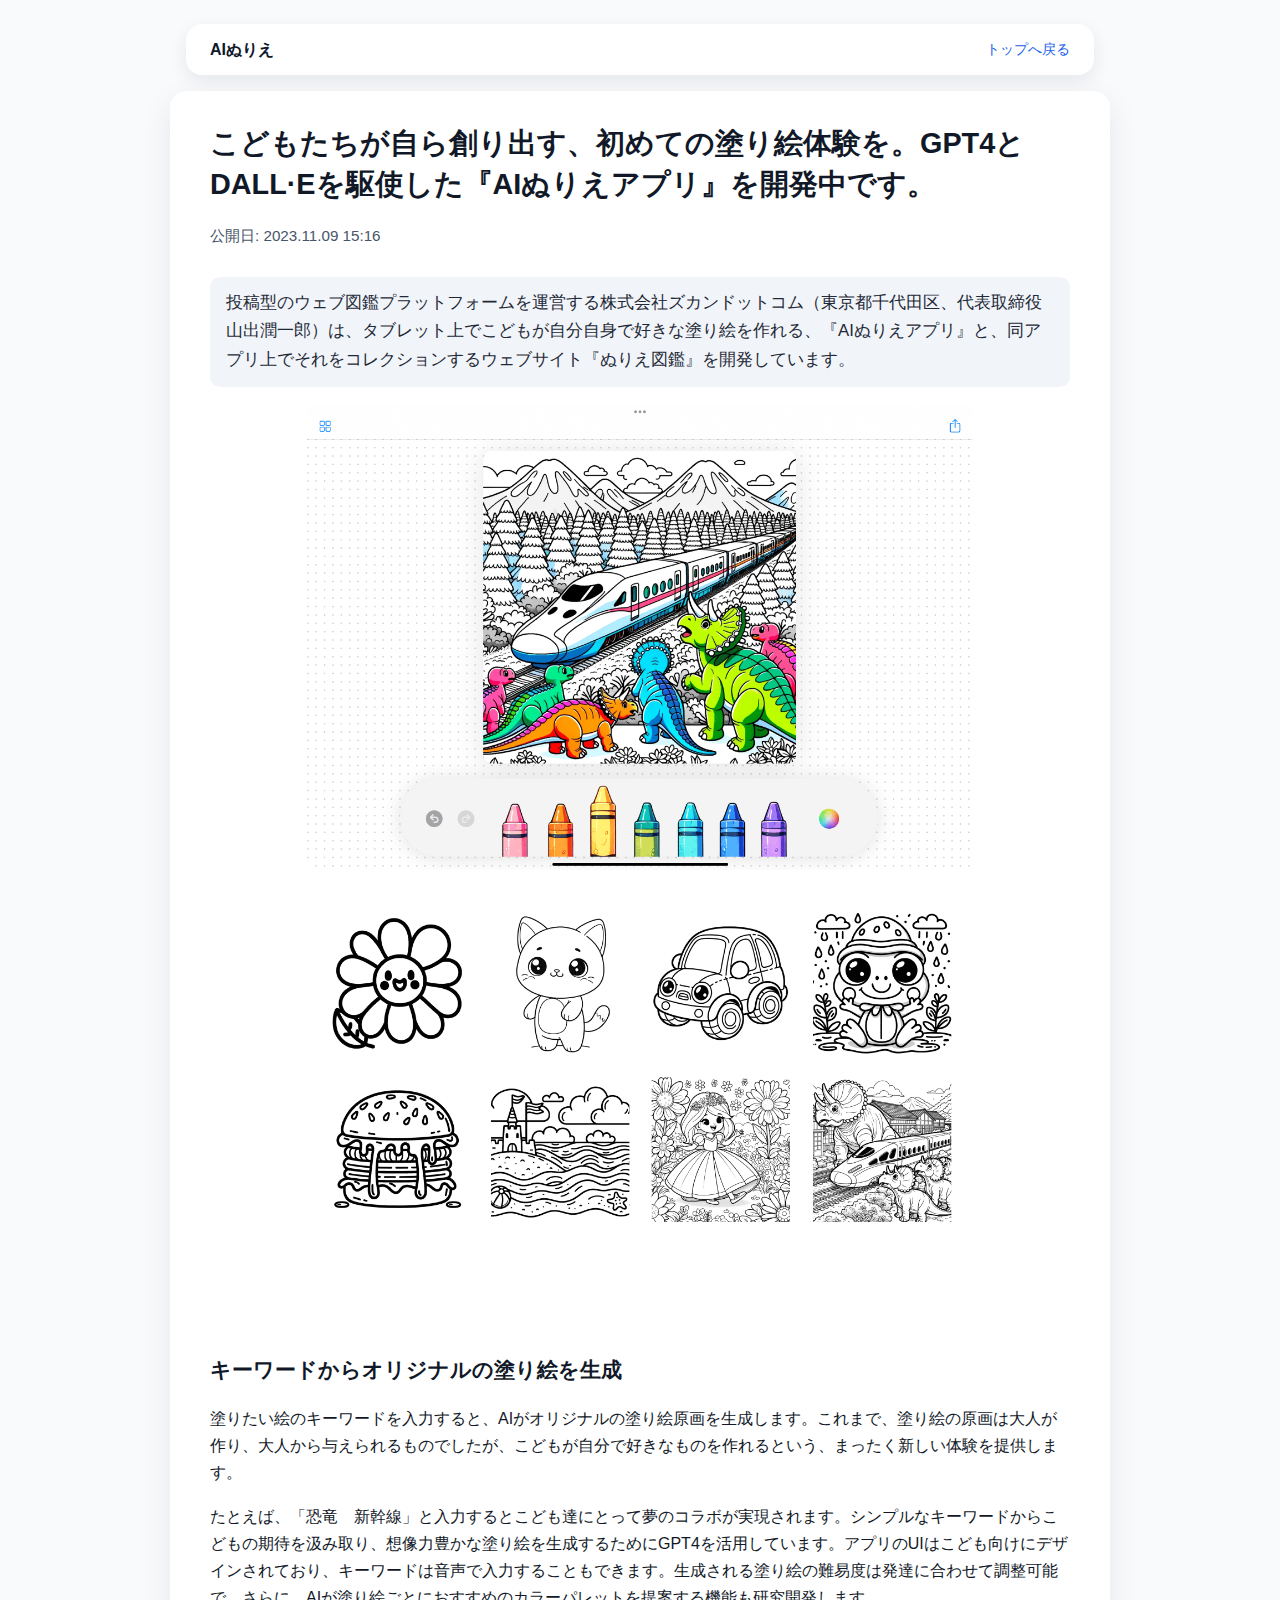
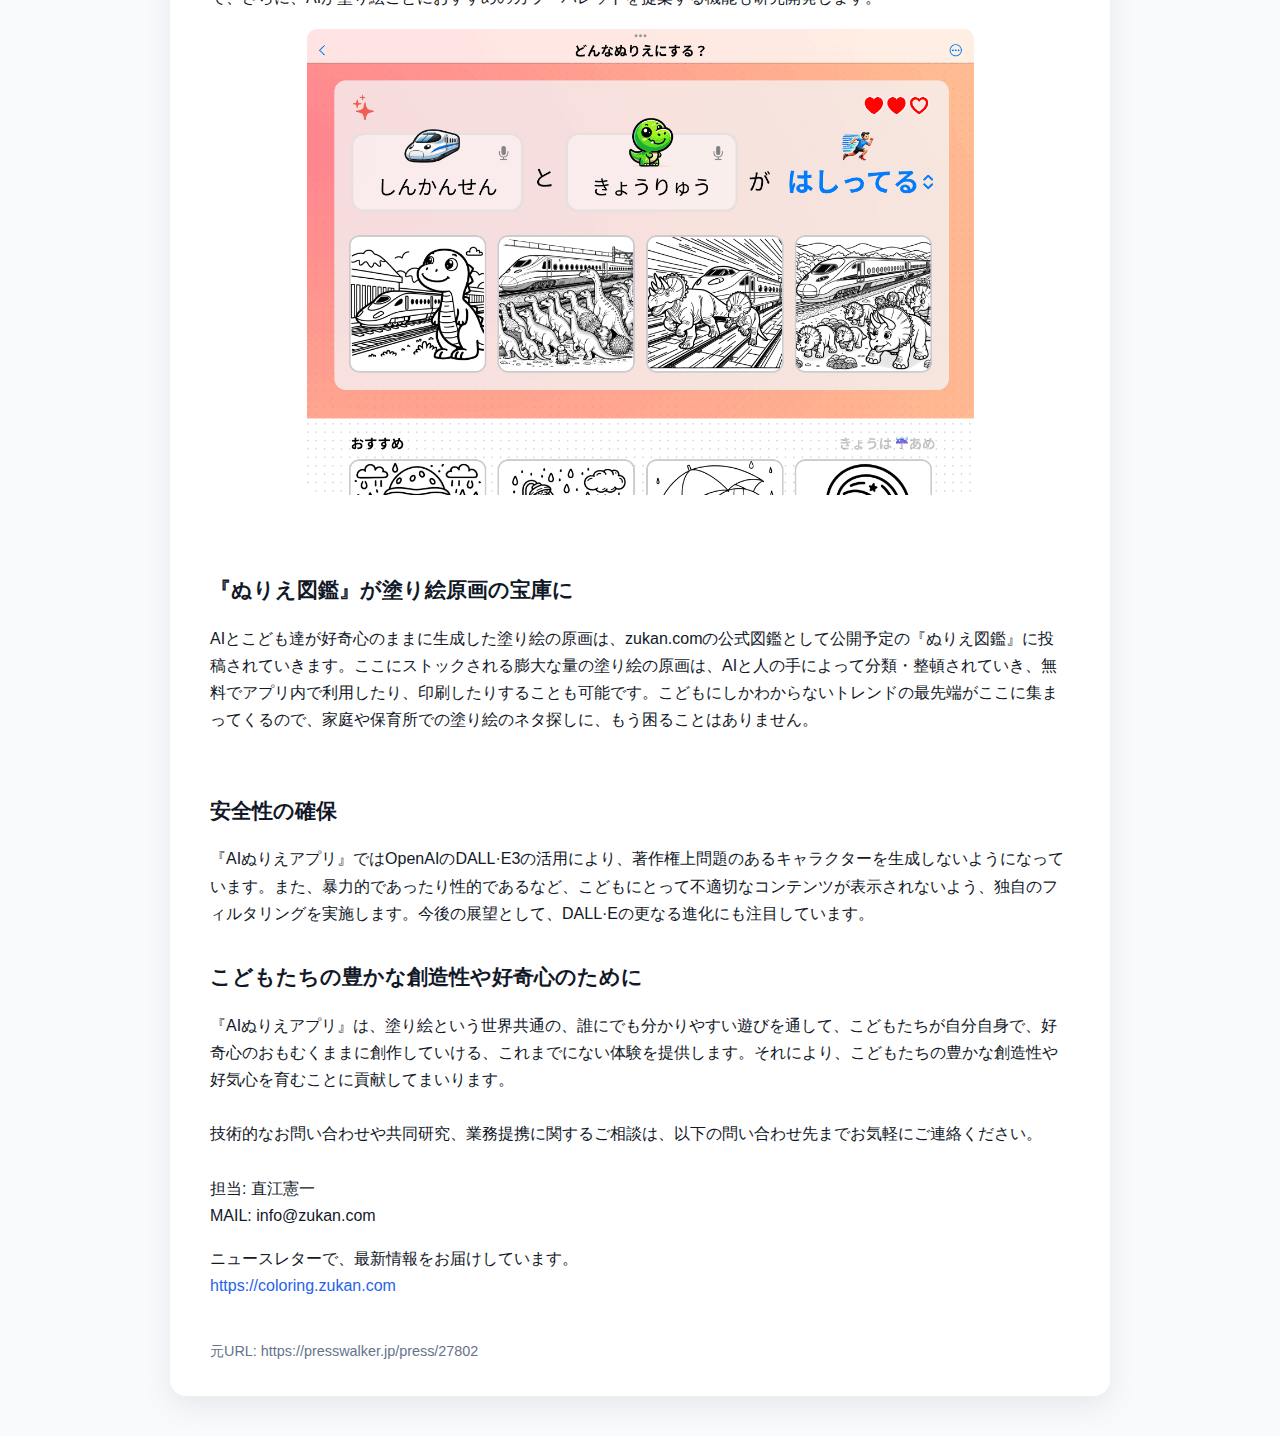
<file: press/presswalker/27802/index.html>
<!doctype html>
<html lang="ja">
<head>
  <meta charset="utf-8" />
  <meta name="viewport" content="width=device-width, initial-scale=1" />
  <title>こどもたちが自ら創り出す、初めての塗り絵体験を。GPT4とDALL·Eを駆使した『AIぬりえアプリ』を開発中です。</title>
  <link rel="stylesheet" href="../../article.css" />
</head>
<body>
  <header class="site-header">
    <a class="site-logo" href="../../../index.html">AIぬりえ</a>
    <nav class="site-nav">
      <a href="../../../index.html">トップへ戻る</a>
    </nav>
  </header>
  <main>
    <h1>こどもたちが自ら創り出す、初めての塗り絵体験を。GPT4とDALL·Eを駆使した『AIぬりえアプリ』を開発中です。</h1>
    <ul class="meta">
      <li>公開日: 2023.11.09 15:16</li>
    </ul>
    <div class="article-body">
<p class="lead">投稿型のウェブ図鑑プラットフォームを運営する株式会社ズカンドットコム（東京都千代田区、代表取締役 山出潤一郎）は、タブレット上でこどもが自分自身で好きな塗り絵を作れる、『AIぬりえアプリ』と、同アプリ上でそれをコレクションするウェブサイト『ぬりえ図鑑』を開発しています。</p>
<p><img title="【AIぬりえ】開発中のイメージ画像" src="assets/cb07168fab987c7d1699500208.png" alt="" width="666" height="465" /></p>
<p><img title="【AIぬりえ】年齢に応じた難易度の塗り絵原画を生成できます。" src="assets/e9617b50947483401699500311.png" alt="" width="665" height="360" /><br /><br /></p>
<h2>キーワードからオリジナルの塗り絵を生成</h2>
<p>塗りたい絵のキーワードを入力すると、AIがオリジナルの塗り絵原画を生成します。これまで、塗り絵の原画は大人が作り、大人から与えられるものでしたが、こどもが自分で好きなものを作れるという、まったく新しい体験を提供します。</p>
<p>たとえば、「恐竜　新幹線」と入力するとこども達にとって夢のコラボが実現されます。シンプルなキーワードからこどもの期待を汲み取り、想像力豊かな塗り絵を生成するためにGPT4を活用しています。アプリのUIはこども向けにデザインされており、キーワードは音声で入力することもできます。生成される塗り絵の難易度は発達に合わせて調整可能で、さらに、AIが塗り絵ごとにおすすめのカラーパレットを提案する機能も研究開発します。</p>
<p><img title="【AIぬりえ】幼児向けのUI" src="assets/7a8429464aca1c561699500394.png" alt="" width="667" height="466" /></p>
<p> </p>
<h2>『ぬりえ図鑑』が塗り絵原画の宝庫に</h2>
<p>AIとこども達が好奇心のままに生成した塗り絵の原画は、zukan.comの公式図鑑として公開予定の『ぬりえ図鑑』に投稿されていきます。ここにストックされる膨大な量の塗り絵の原画は、AIと人の手によって分類・整頓されていき、無料でアプリ内で利用したり、印刷したりすることも可能です。こどもにしかわからないトレンドの最先端がここに集まってくるので、家庭や保育所での塗り絵のネタ探しに、もう困ることはありません。<br /><br /></p>
<h2>安全性の確保</h2>
<p>『AIぬりえアプリ』ではOpenAIのDALL·E3の活用により、著作権上問題のあるキャラクターを生成しないようになっています。また、暴力的であったり性的であるなど、こどもにとって不適切なコンテンツが表示されないよう、独自のフィルタリングを実施します。今後の展望として、DALL·Eの更なる進化にも注目しています。</p>
<h2>こどもたちの豊かな創造性や好奇心のために</h2>
<p>『AIぬりえアプリ』は、塗り絵という世界共通の、誰にでも分かりやすい遊びを通して、こどもたちが自分自身で、好奇心のおもむくままに創作していける、これまでにない体験を提供します。それにより、こどもたちの豊かな創造性や好気心を育むことに貢献してまいります。<br /><br />技術的なお問い合わせや共同研究、業務提携に関するご相談は、以下の問い合わせ先までお気軽にご連絡ください。<br /><br />担当: 直江憲一<br />MAIL: info@zukan.com</p>
<p>ニュースレターで、最新情報をお届けしています。<br /><a href="https://coloring.zukan.com" target="_blank" rel="noreferrer noopener">https://coloring.zukan.com</a></p>
    </div>
    <footer> 元URL: https://presswalker.jp/press/27802</footer>
  </main>
</body>
</html>
</file>
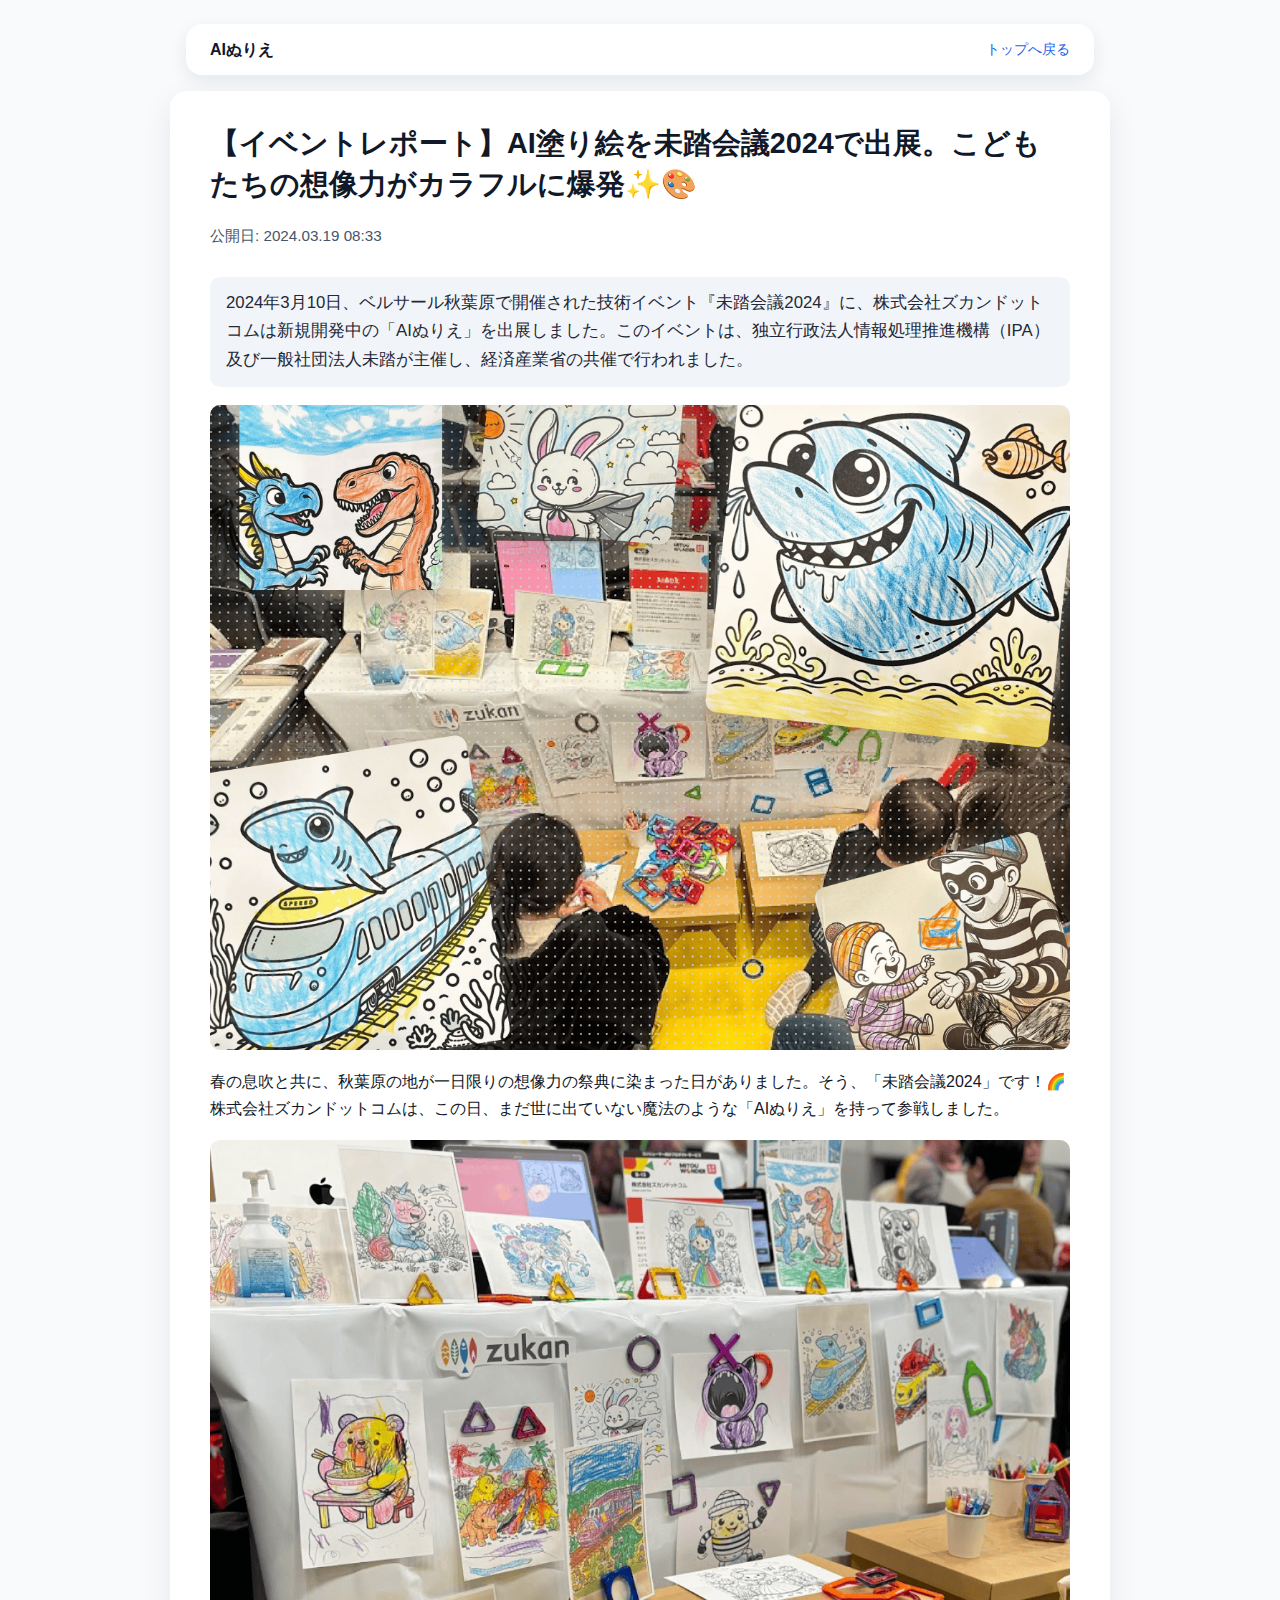
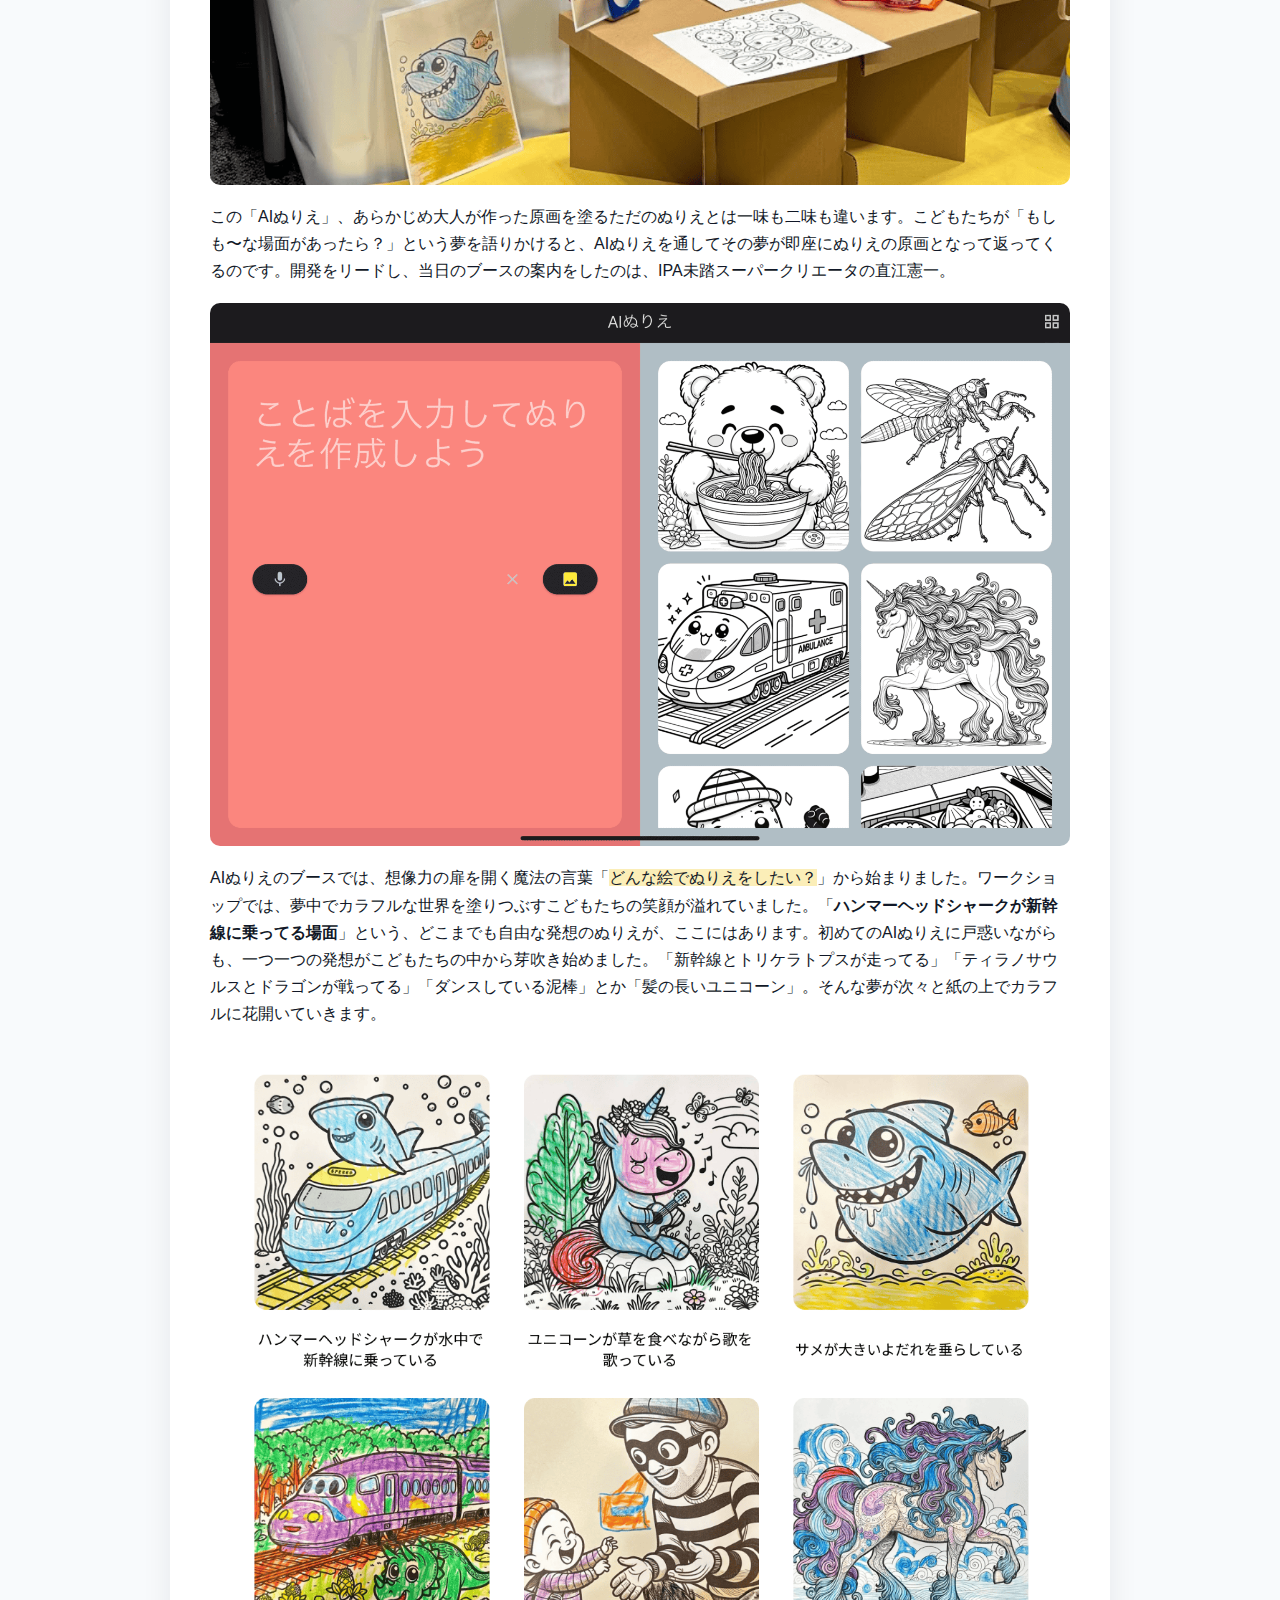
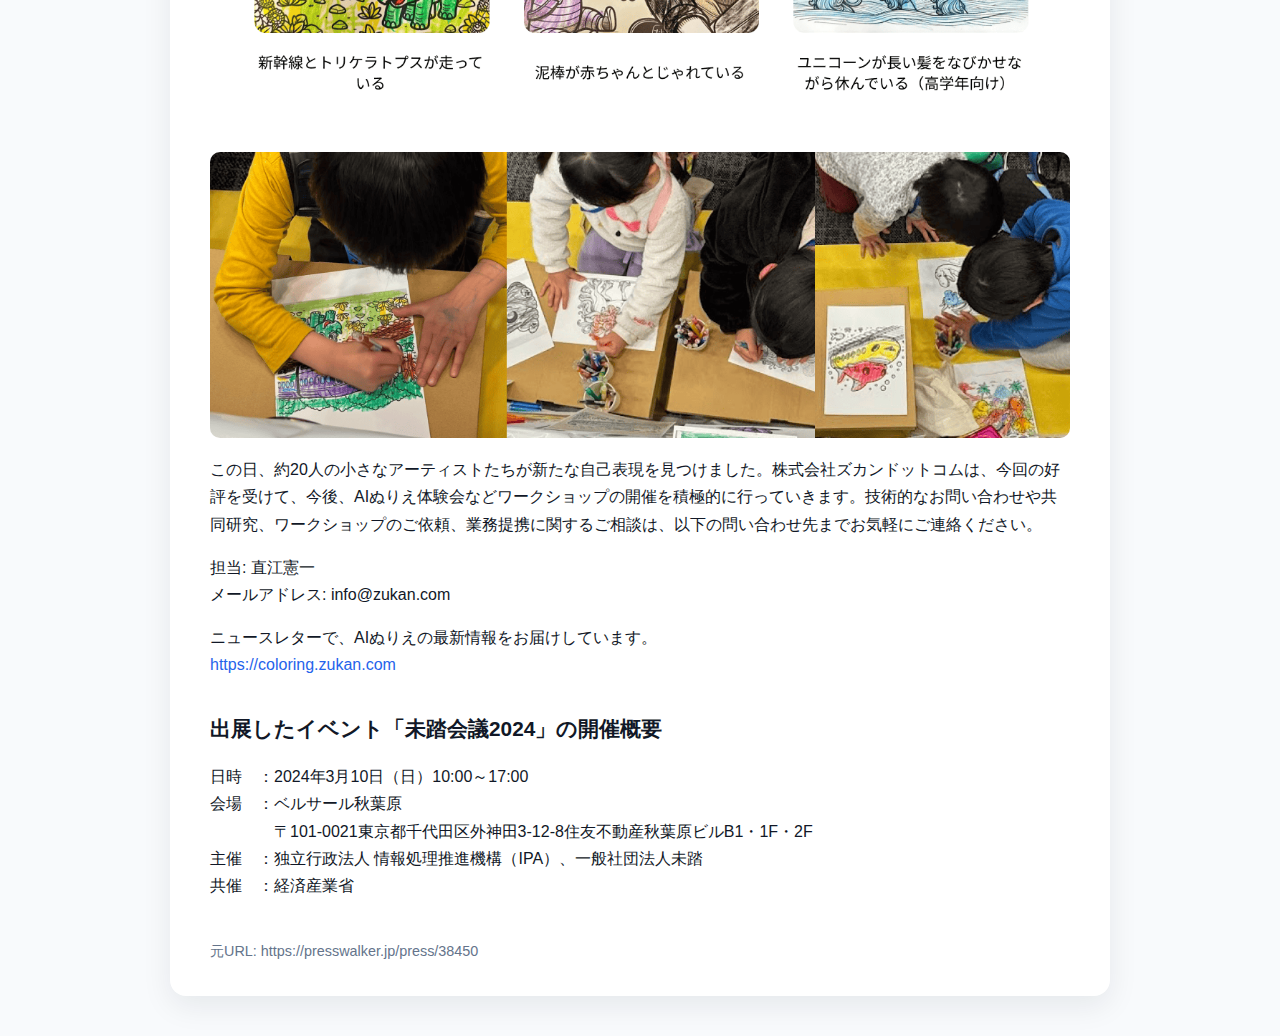
<file: press/presswalker/38450/index.html>
<!doctype html>
<html lang="ja">
<head>
  <meta charset="utf-8" />
  <meta name="viewport" content="width=device-width, initial-scale=1" />
  <title>【イベントレポート】AI塗り絵を未踏会議2024で出展。こどもたちの想像力がカラフルに爆発✨🎨</title>
  <link rel="stylesheet" href="../../article.css" />
</head>
<body>
  <header class="site-header">
    <a class="site-logo" href="../../../index.html">AIぬりえ</a>
    <nav class="site-nav">
      <a href="../../../index.html">トップへ戻る</a>
    </nav>
  </header>
  <main>
    <h1>【イベントレポート】AI塗り絵を未踏会議2024で出展。こどもたちの想像力がカラフルに爆発✨🎨</h1>
    <ul class="meta">
      <li>公開日: 2024.03.19 08:33</li>
    </ul>
    <div class="article-body">
<p class="lead">2024年3月10日、ベルサール秋葉原で開催された技術イベント『未踏会議2024』に、株式会社ズカンドットコムは新規開発中の「AIぬりえ」を出展しました。このイベントは、独立行政法人情報処理推進機構（IPA）及び一般社団法人未踏が主催し、経済産業省の共催で行われました。</p>
<p><img src="assets/d277510de88358d91710400290.png" alt="" width="1200" height="900" /></p>
<p>春の息吹と共に、秋葉原の地が一日限りの想像力の祭典に染まった日がありました。そう、「未踏会議2024」です！🌈 株式会社ズカンドットコムは、この日、まだ世に出ていない魔法のような「AIぬりえ」を持って参戦しました。</p>
<p><img title="ブースがこどもたちの作品で埋め尽くされました" src="assets/3b92b7d23fba810c1710401064.png" alt="" width="1200" height="900" /></p>
<p>この「AIぬりえ」、あらかじめ大人が作った原画を塗るただのぬりえとは一味も二味も違います。こどもたちが「もしも〜な場面があったら？」という夢を語りかけると、AIぬりえを通してその夢が即座にぬりえの原画となって返ってくるのです。開発をリードし、当日のブースの案内をしたのは、IPA未踏スーパークリエータの直江憲一。</p>
<p><img title="開発中のAIぬりえアプリ" src="assets/18d8aa5181a2f23c1710402286.png" alt="" width="1199" height="750" /></p>
<p>AIぬりえのブースでは、想像力の扉を開く魔法の言葉「<span style="background-color:#fbeeb8;">どんな絵でぬりえをしたい？</span>」から始まりました。ワークショップでは、夢中でカラフルな世界を塗りつぶすこどもたちの笑顔が溢れていました。「<strong>ハンマーヘッドシャークが新幹線に乗ってる場面</strong>」という、どこまでも自由な発想のぬりえが、ここにはあります。初めてのAIぬりえに戸惑いながらも、一つ一つの発想がこどもたちの中から芽吹き始めました。「新幹線とトリケラトプスが走ってる」「ティラノサウルスとドラゴンが戦ってる」「ダンスしている泥棒」とか「髪の長いユニコーン」。そんな夢が次々と紙の上でカラフルに花開いていきます。</p>
<p><img title="こどもたちからリクエストをもらってその場で塗ってもらった作品たち" src="assets/797d026fdfb0457c1710403884.png" alt="" width="1200" height="960" /></p>
<p><img title="これが塗りたかった！とばかりに印刷されたぬりえの原画を受け取り集中して塗り始めるこどもたち" src="assets/019826ec4844b71a1710404072.png" alt="" width="1200" height="400" /></p>
<p>この日、約20人の小さなアーティストたちが新たな自己表現を見つけました。株式会社ズカンドットコムは、今回の好評を受けて、今後、AIぬりえ体験会などワークショップの開催を積極的に行っていきます。技術的なお問い合わせや共同研究、ワークショップのご依頼、業務提携に関するご相談は、以下の問い合わせ先までお気軽にご連絡ください。</p>
<p>担当: 直江憲一 <br />メールアドレス: info@zukan.com</p>
<p>ニュースレターで、AIぬりえの最新情報をお届けしています。 <br /><a href="https://coloring.zukan.com/" target="_blank" rel="noreferrer noopener">https://coloring.zukan.com</a></p>
<h2>出展したイベント「未踏会議2024」の開催概要</h2>
<p>日時　：2024年3月10日（日）10:00～17:00<br />会場　：ベルサール秋葉原 <br />　　　　〒101-0021東京都千代田区外神田3-12-8住友不動産秋葉原ビルB1・1F・2F <br />主催　：独立行政法人 情報処理推進機構（IPA）、一般社団法人未踏 <br />共催　：経済産業省</p>
    </div>
    <footer> 元URL: https://presswalker.jp/press/38450</footer>
  </main>
</body>
</html>
</file>
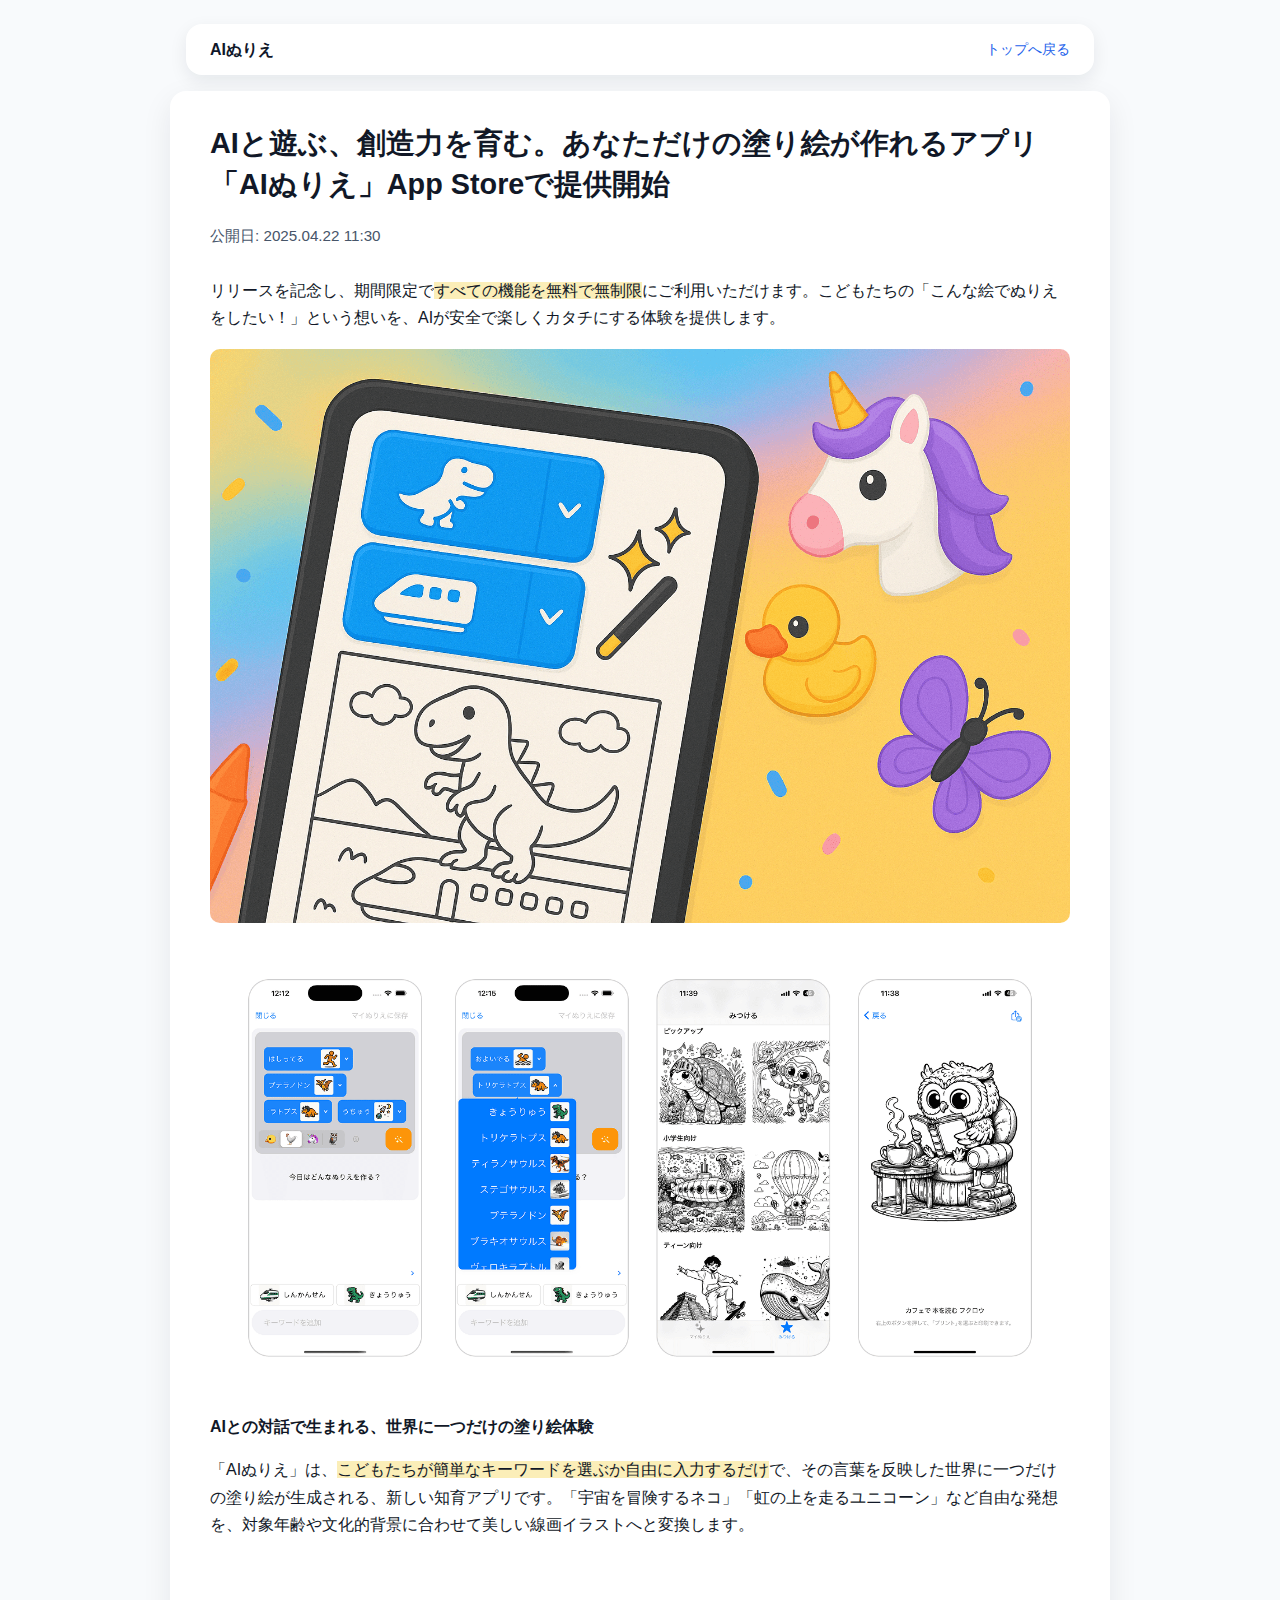
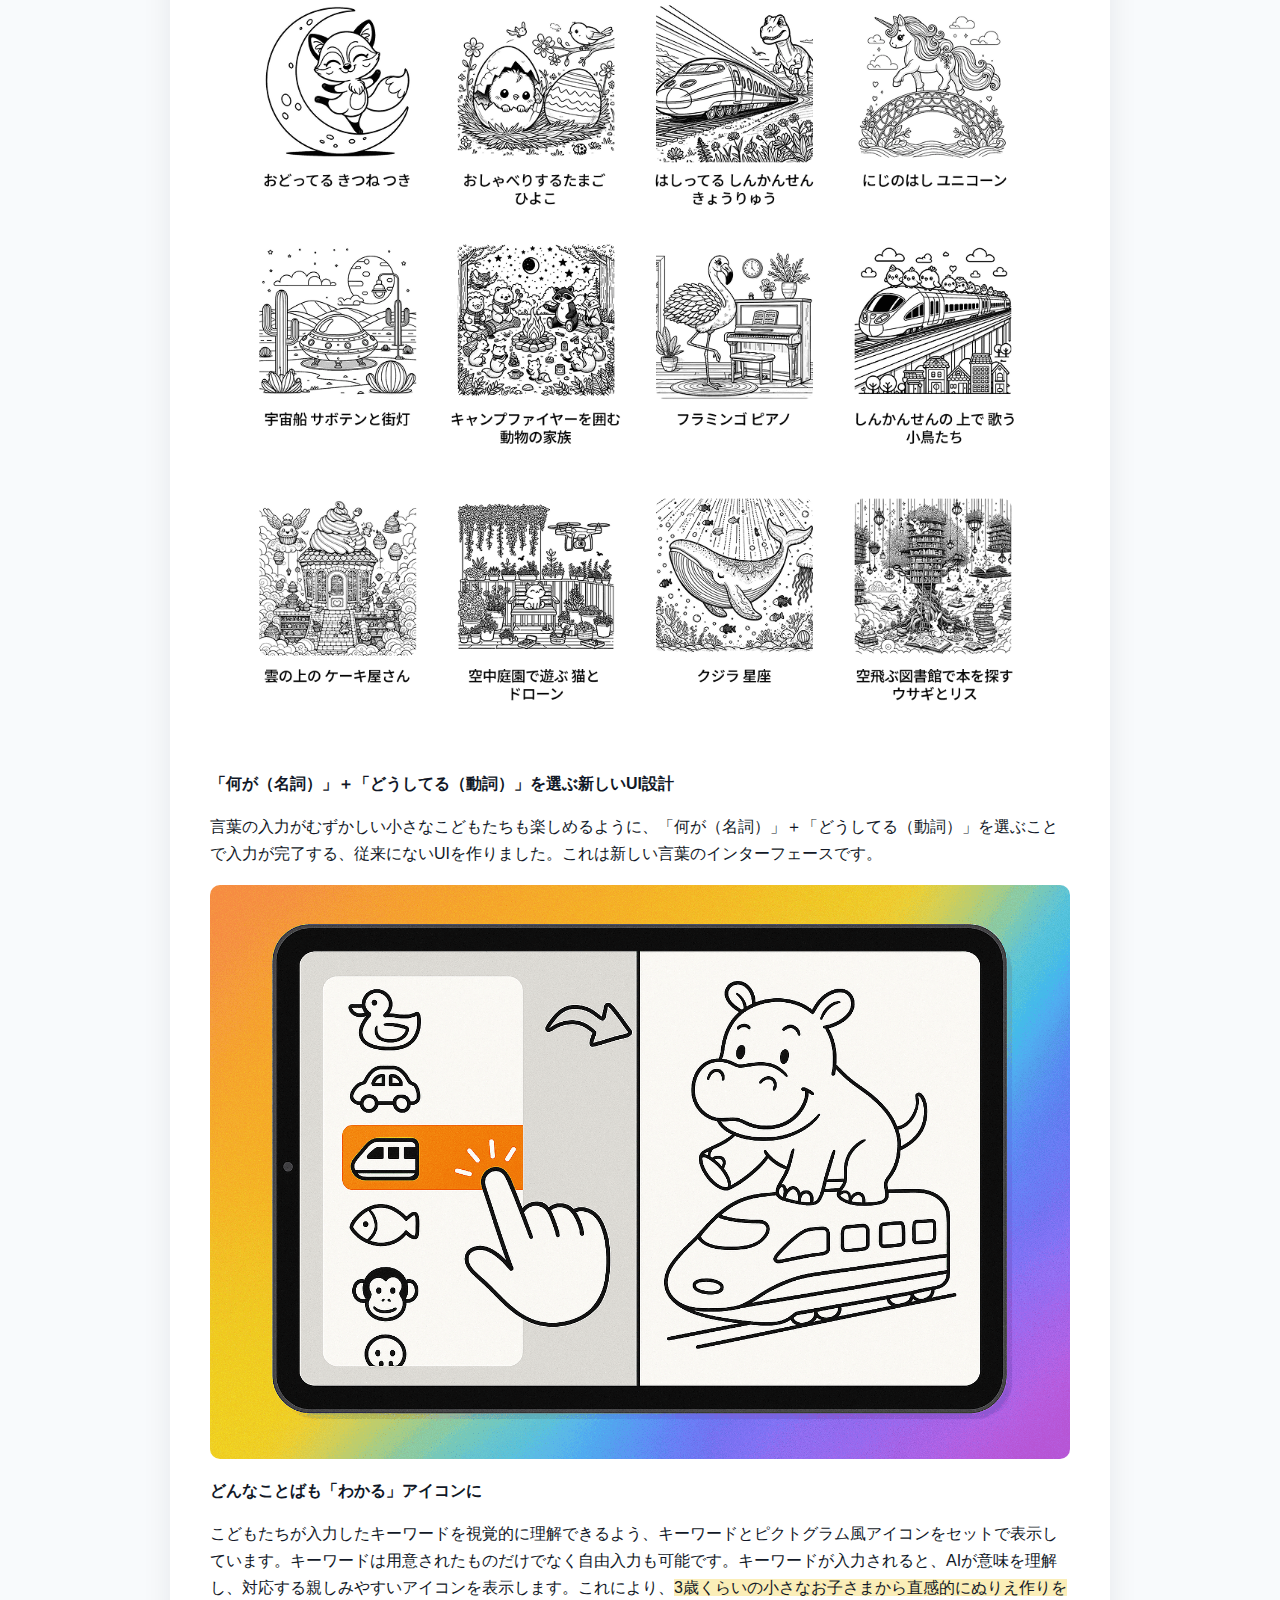
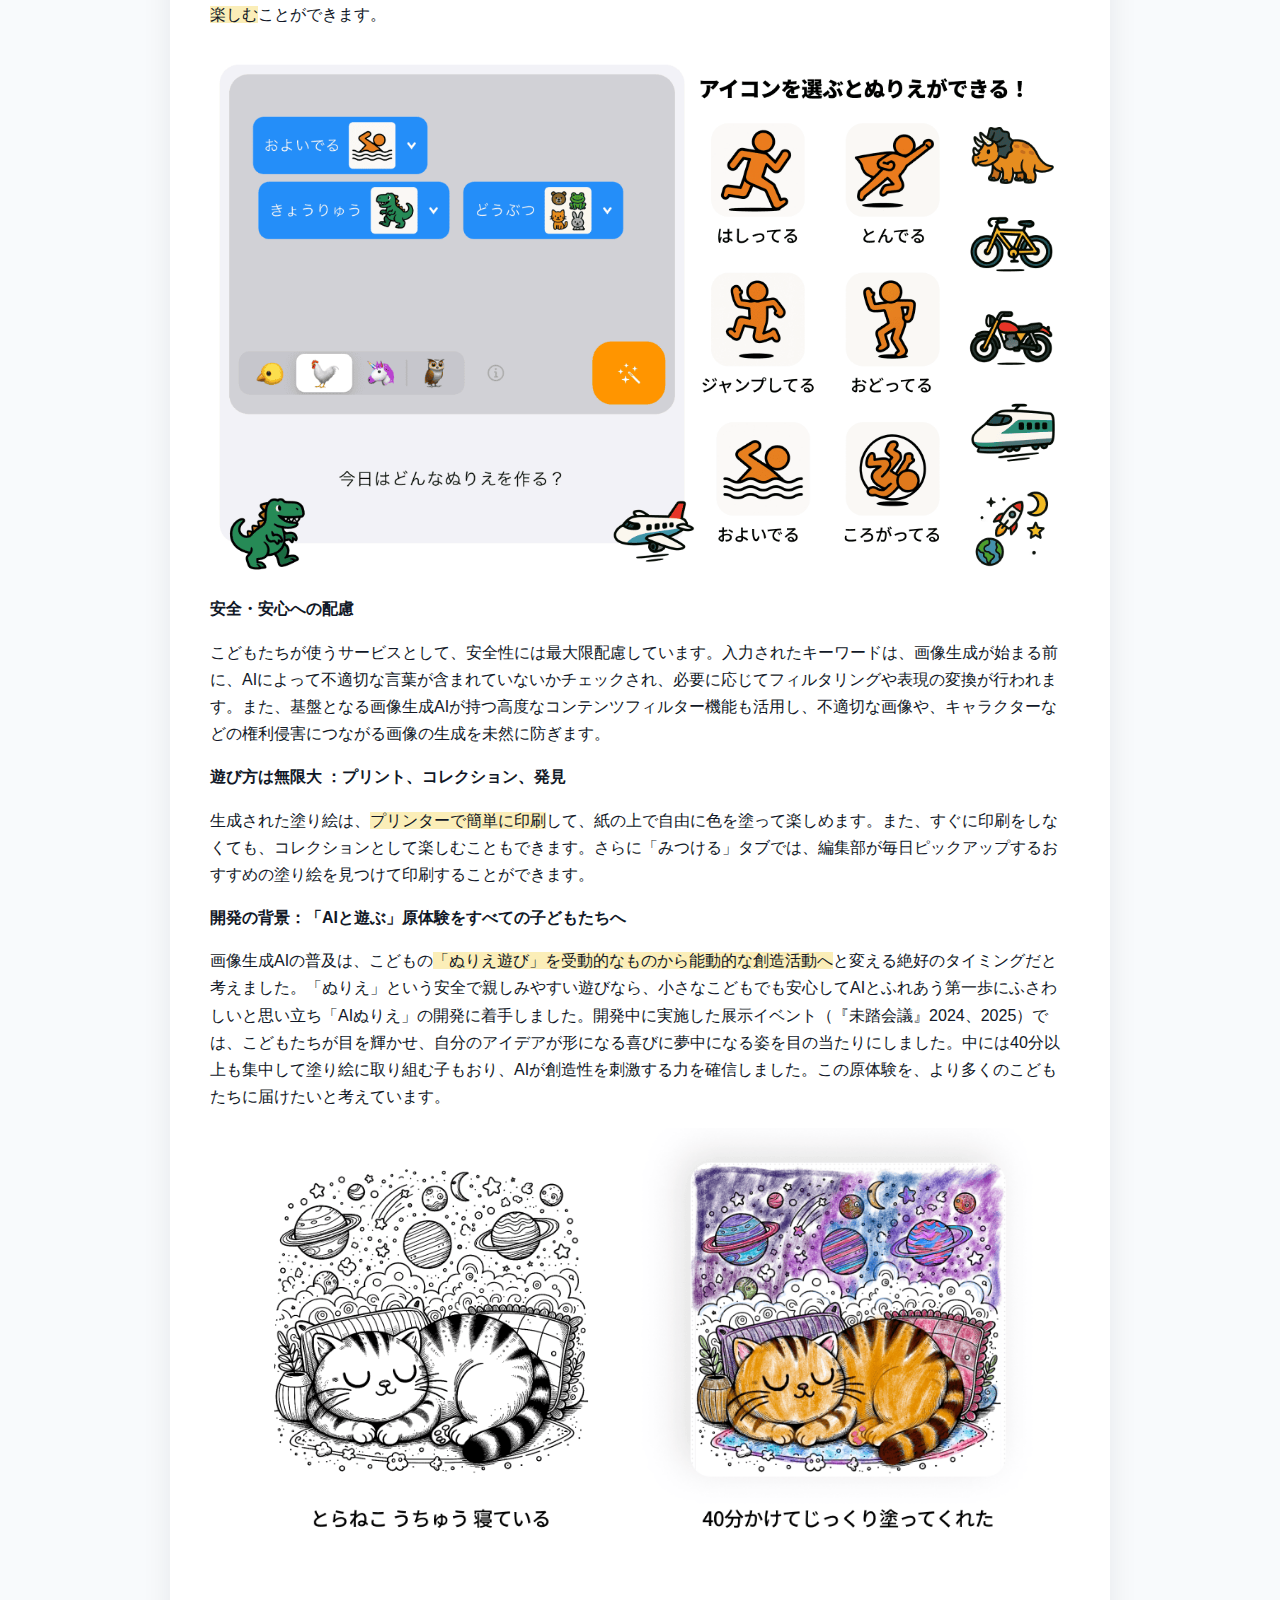
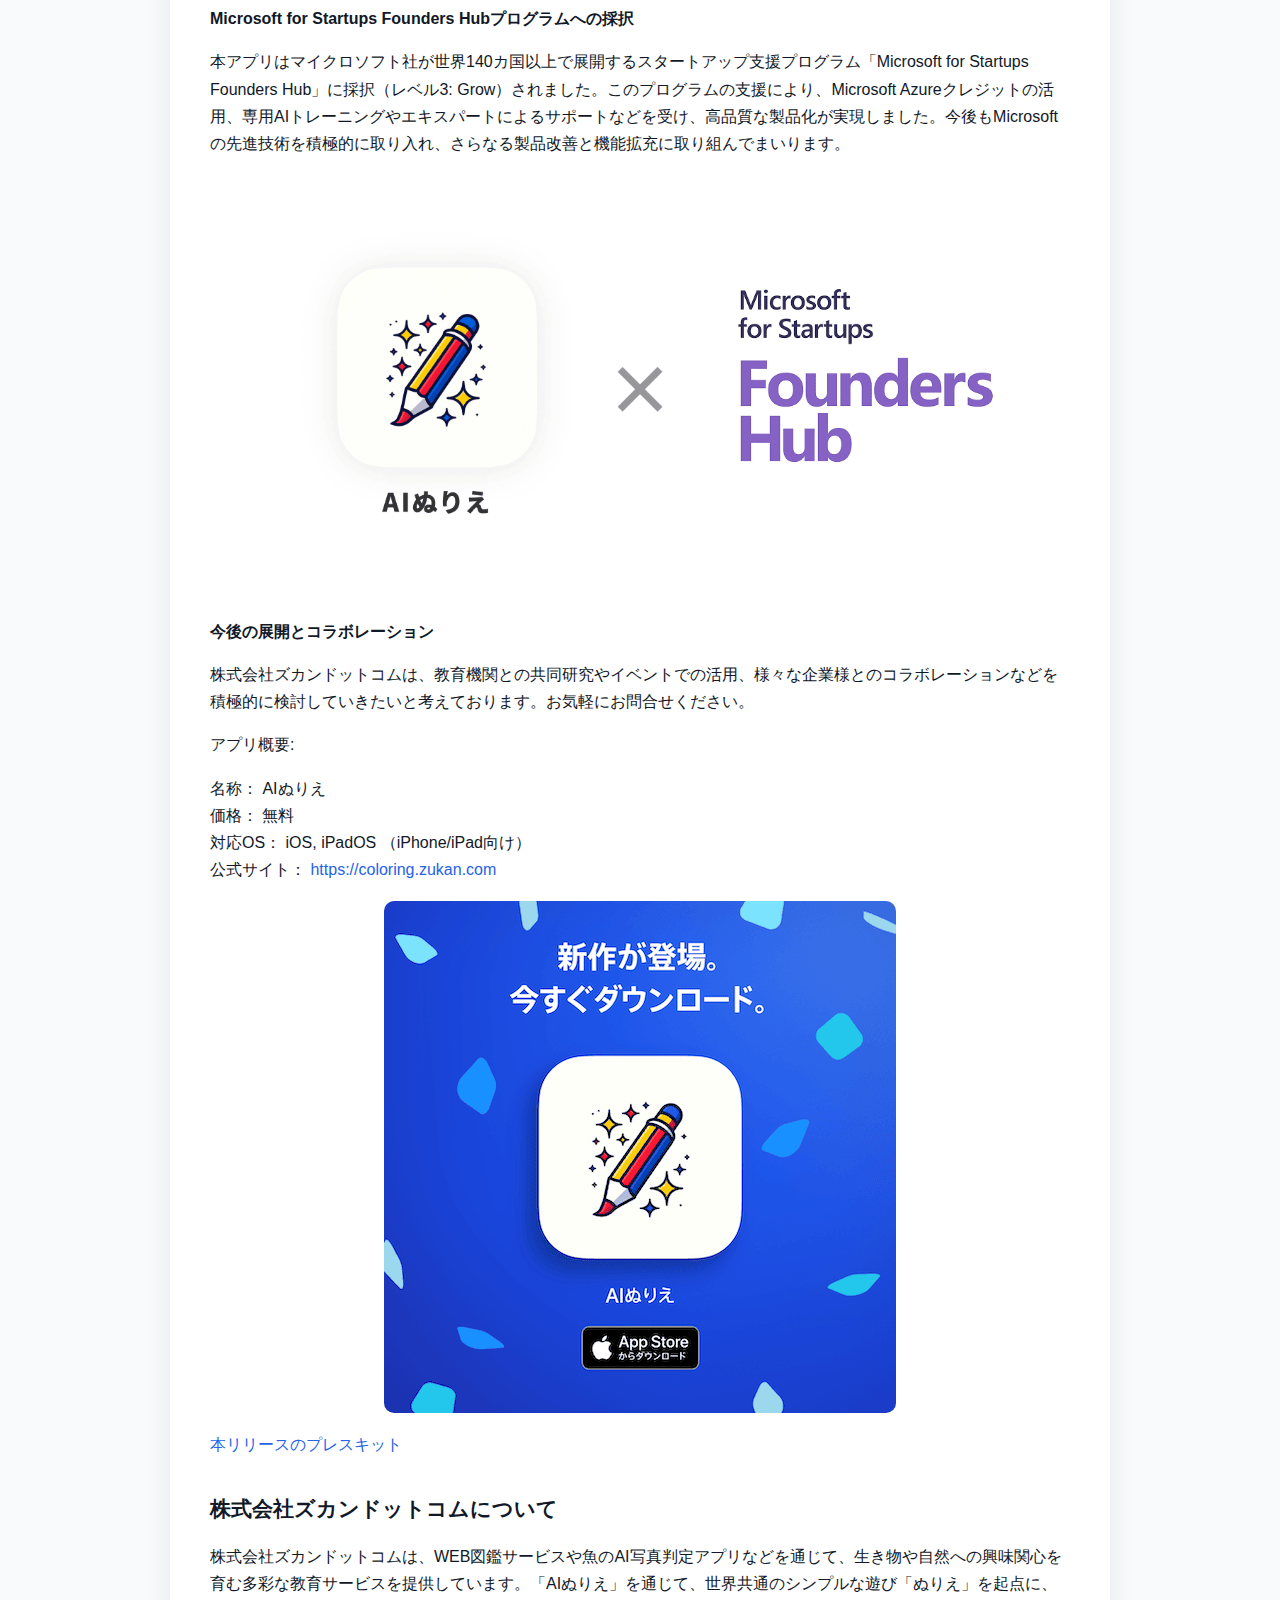
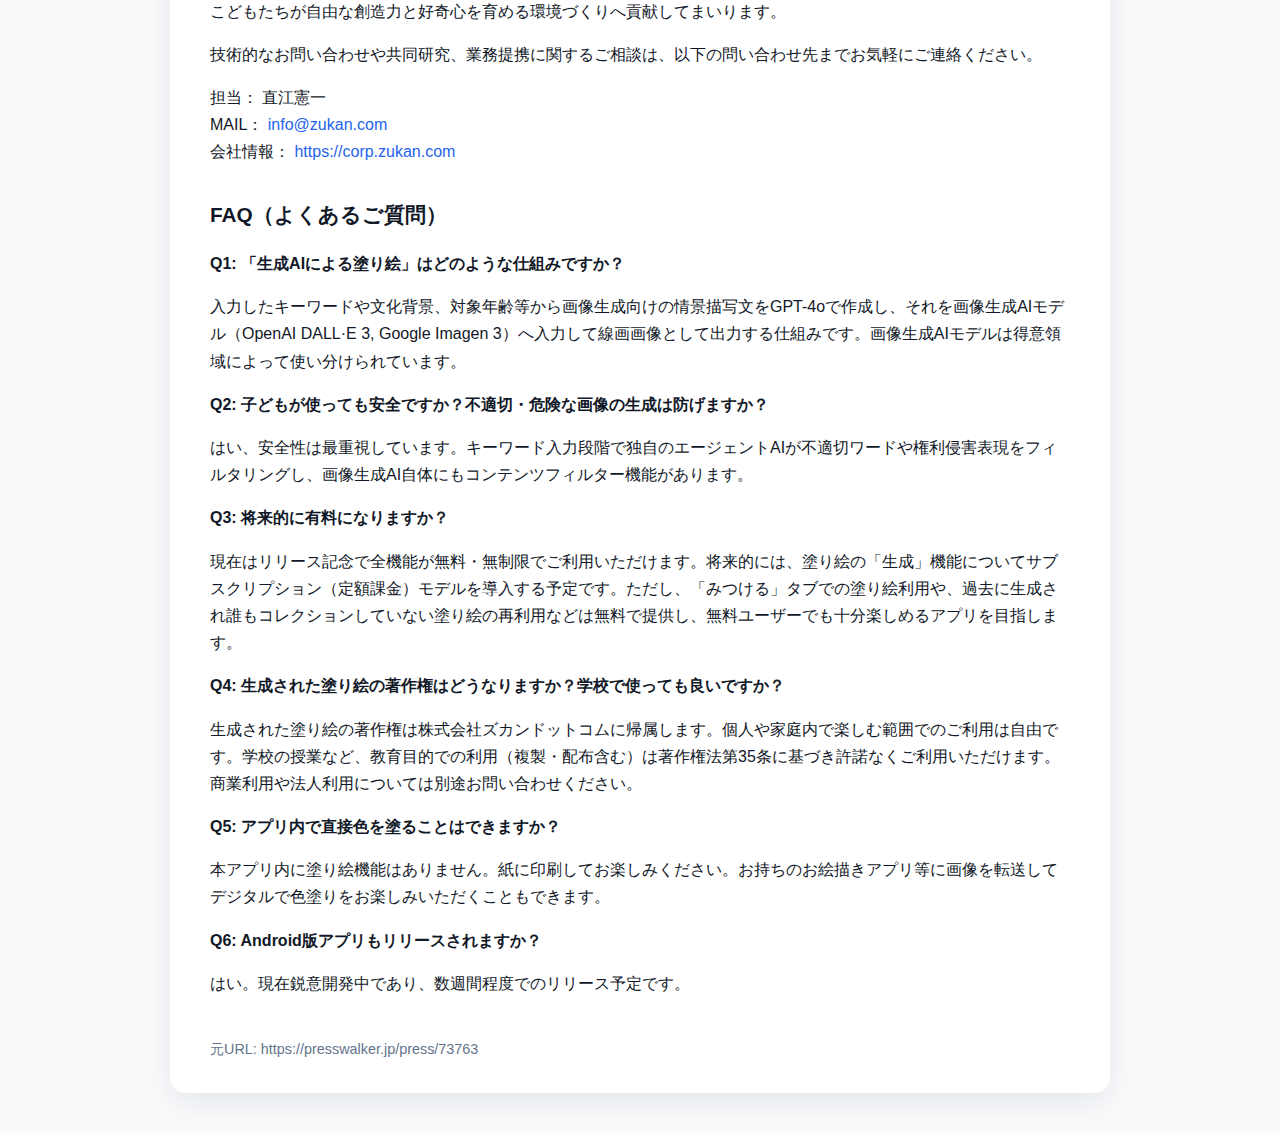
<file: press/presswalker/73763/index.html>
<!doctype html>
<html lang="ja">
<head>
  <meta charset="utf-8" />
  <meta name="viewport" content="width=device-width, initial-scale=1" />
  <title>AIと遊ぶ、創造力を育む。あなただけの塗り絵が作れるアプリ「AIぬりえ」App Storeで提供開始</title>
  <link rel="stylesheet" href="../../article.css" />
</head>
<body>
  <header class="site-header">
    <a class="site-logo" href="../../../index.html">AIぬりえ</a>
    <nav class="site-nav">
      <a href="../../../index.html">トップへ戻る</a>
    </nav>
  </header>
  <main>
    <h1>AIと遊ぶ、創造力を育む。あなただけの塗り絵が作れるアプリ「AIぬりえ」App Storeで提供開始</h1>
    <ul class="meta">
      <li>公開日: 2025.04.22 11:30</li>
    </ul>
    <div class="article-body">
<p>リリースを記念し、期間限定で<span style="background-color:#fbeeb8;">すべての機能を無料で無制限</span>にご利用いただけます。こどもたちの「こんな絵でぬりえをしたい！」という想いを、AIが安全で楽しくカタチにする体験を提供します。</p>
<p><strong><img src="assets/08a048f97e91749d1744964410.png" alt="" width="960" height="640" /></strong></p>
<p><strong><img title="アプリのスクリーンショット" src="assets/c4777f783ddde6291745285997.png" alt="" width="960" height="508" />AIとの対話で生まれる、世界に一つだけの塗り絵体験</strong></p>
<p>「AIぬりえ」は、<span style="background-color:#fbeeb8;">こどもたちが簡単なキーワードを選ぶか自由に入力するだけ</span>で、その言葉を反映した世界に一つだけの塗り絵が生成される、新しい知育アプリです。「宇宙を冒険するネコ」「虹の上を走るユニコーン」など自由な発想を、対象年齢や文化的背景に合わせて美しい線画イラストへと変換します。</p>
<p><img src="assets/8c3eba4fb99e72db1745286188.png" alt="" width="960" height="888" /></p>
<p><strong>「何が（名詞）」＋「どうしてる（動詞）」を選ぶ新しいUI設計</strong></p>
<p>言葉の入力がむずかしい小さなこどもたちも楽しめるように、「何が（名詞）」＋「どうしてる（動詞）」を選ぶことで入力が完了する、従来にないUIを作りました。これは新しい言葉のインターフェースです。</p>
<p><img title="タップでアイコン付きキーワードを選んで組み合わせられる" src="assets/e1c1a5ecc15c98fc1744960051.png" alt="" width="960" height="640" /></p>
<p><strong>どんなことばも「わかる」アイコンに</strong></p>
<p>こどもたちが入力したキーワードを視覚的に理解できるよう、キーワードとピクトグラム風アイコンをセットで表示しています。キーワードは用意されたものだけでなく自由入力も可能です。キーワードが入力されると、AIが意味を理解し、対応する親しみやすいアイコンを表示します。これにより、<span style="background-color:#fbeeb8;">3歳くらいの小さなお子さまから直感的にぬりえ作りを楽しむ</span>ことができます。<img src="assets/52dbe3f167ae860f1745286284.png" alt="" width="960" height="593" /></p>
<p><strong>安全・安心への配慮</strong></p>
<p>こどもたちが使うサービスとして、安全性には最大限配慮しています。入力されたキーワードは、画像生成が始まる前に、AIによって不適切な言葉が含まれていないかチェックされ、必要に応じてフィルタリングや表現の変換が行われます。また、基盤となる画像生成AIが持つ高度なコンテンツフィルター機能も活用し、不適切な画像や、キャラクターなどの権利侵害につながる画像の生成を未然に防ぎます。</p>
<p><strong>遊び方は無限大 ：プリント、コレクション、発見</strong></p>
<p>生成された塗り絵は、<span style="background-color:#fbeeb8;">プリンターで簡単に印刷</span>して、紙の上で自由に色を塗って楽しめます。また、すぐに印刷をしなくても、コレクションとして楽しむこともできます。さらに「みつける」タブでは、編集部が毎日ピックアップするおすすめの塗り絵を見つけて印刷することができます。</p>
<p><strong>開発の背景：「AIと遊ぶ」原体験をすべての子どもたちへ</strong></p>
<p>画像生成AIの普及は、こどもの<span style="background-color:#fbeeb8;">「ぬりえ遊び」を受動的なものから能動的な創造活動へ</span>と変える絶好のタイミングだと考えました。「ぬりえ」という安全で親しみやすい遊びなら、小さなこどもでも安心してAIとふれあう第一歩にふさわしいと思い立ち「AIぬりえ」の開発に着手しました。開発中に実施した展示イベント（『未踏会議』2024、2025）では、こどもたちが目を輝かせ、自分のアイデアが形になる喜びに夢中になる姿を目の当たりにしました。中には40分以上も集中して塗り絵に取り組む子もおり、AIが創造性を刺激する力を確信しました。この原体験を、より多くのこどもたちに届けたいと考えています。<img src="assets/9d88318491c4d0fd1745286335.png" alt="" width="960" height="512" /></p>
<p><strong>Microsoft for Startups Founders Hubプログラムへの採択</strong></p>
<p>本アプリはマイクロソフト社が世界140カ国以上で展開するスタートアップ支援プログラム「Microsoft for Startups Founders Hub」に採択（レベル3: Grow）されました。このプログラムの支援により、Microsoft Azureクレジットの活用、専用AIトレーニングやエキスパートによるサポートなどを受け、高品質な製品化が実現しました。今後もMicrosoftの先進技術を積極的に取り入れ、さらなる製品改善と機能拡充に取り組んでまいります。<img src="assets/d675792064606ded1745286374.png" alt="" width="960" height="474" /></p>
<p><strong>今後の展開とコラボレーション</strong> </p>
<p>株式会社ズカンドットコムは、教育機関との共同研究やイベントでの活用、様々な企業様とのコラボレーションなどを積極的に検討していきたいと考えております。お気軽にお問合せください。</p>
<p>アプリ概要:</p>
<p>名称： AIぬりえ <br />価格： 無料 <br />対応OS： iOS, iPadOS （iPhone/iPad向け） <br />公式サイト： <a href="https://coloring.zukan.com" target="_blank" rel="noreferrer noopener">https://coloring.zukan.com</a></p>
<p><a href="https://apple.co/4c1brkD" target="_blank" rel="noreferrer noopener"><img title="AIぬりえをApp Storeからダウンロード" src="assets/2a737b4b77fe85de1744961779.png" alt="" width="512" height="512" /></a></p>
<p><a href="https://drive.google.com/drive/folders/1z_nP4Cn7QwqZRs8lc2bvakOC5oGAeVCX" target="_blank" rel="noreferrer noopener">本リリースのプレスキット</a></p>
<h2>株式会社ズカンドットコムについて</h2>
<p>株式会社ズカンドットコムは、WEB図鑑サービスや魚のAI写真判定アプリなどを通じて、生き物や自然への興味関心を育む多彩な教育サービスを提供しています。「AIぬりえ」を通じて、世界共通のシンプルな遊び「ぬりえ」を起点に、こどもたちが自由な創造力と好奇心を育める環境づくりへ貢献してまいります。</p>
<p>技術的なお問い合わせや共同研究、業務提携に関するご相談は、以下の問い合わせ先までお気軽にご連絡ください。</p>
<p>担当： 直江憲一  <br />MAIL： <a href="mailto:info@zukan.com">info@zukan.com</a><br />会社情報： <a href="https://corp.zukan.com/" target="_blank" rel="noreferrer noopener">https://corp.zukan.com</a></p>
<h2>FAQ（よくあるご質問）</h2>
<p><strong>Q1: 「生成AIによる塗り絵」はどのような仕組みですか？</strong></p>
<p>入力したキーワードや文化背景、対象年齢等から画像生成向けの情景描写文をGPT-4oで作成し、それを画像生成AIモデル（OpenAI DALL·E 3, Google Imagen 3）へ入力して線画画像として出力する仕組みです。画像生成AIモデルは得意領域によって使い分けられています。</p>
<p><strong>Q2: 子どもが使っても安全ですか？不適切・危険な画像の生成は防げますか？</strong></p>
<p>はい、安全性は最重視しています。キーワード入力段階で独自のエージェントAIが不適切ワードや権利侵害表現をフィルタリングし、画像生成AI自体にもコンテンツフィルター機能があります。</p>
<p><strong>Q3: 将来的に有料になりますか？</strong></p>
<p>現在はリリース記念で全機能が無料・無制限でご利用いただけます。将来的には、塗り絵の「生成」機能についてサブスクリプション（定額課金）モデルを導入する予定です。ただし、「みつける」タブでの塗り絵利用や、過去に生成され誰もコレクションしていない塗り絵の再利用などは無料で提供し、無料ユーザーでも十分楽しめるアプリを目指します。</p>
<p><strong>Q4: 生成された塗り絵の著作権はどうなりますか？学校で使っても良いですか？</strong></p>
<p>生成された塗り絵の著作権は株式会社ズカンドットコムに帰属します。個人や家庭内で楽しむ範囲でのご利用は自由です。学校の授業など、教育目的での利用（複製・配布含む）は著作権法第35条に基づき許諾なくご利用いただけます。商業利用や法人利用については別途お問い合わせください。</p>
<p><strong>Q5: アプリ内で直接色を塗ることはできますか？</strong></p>
<p>本アプリ内に塗り絵機能はありません。紙に印刷してお楽しみください。お持ちのお絵描きアプリ等に画像を転送してデジタルで色塗りをお楽しみいただくこともできます。</p>
<p><strong>Q6: Android版アプリもリリースされますか？</strong></p>
<p>はい。現在鋭意開発中であり、数週間程度でのリリース予定です。</p>
    </div>
    <footer> 元URL: https://presswalker.jp/press/73763</footer>
  </main>
</body>
</html>
</file>
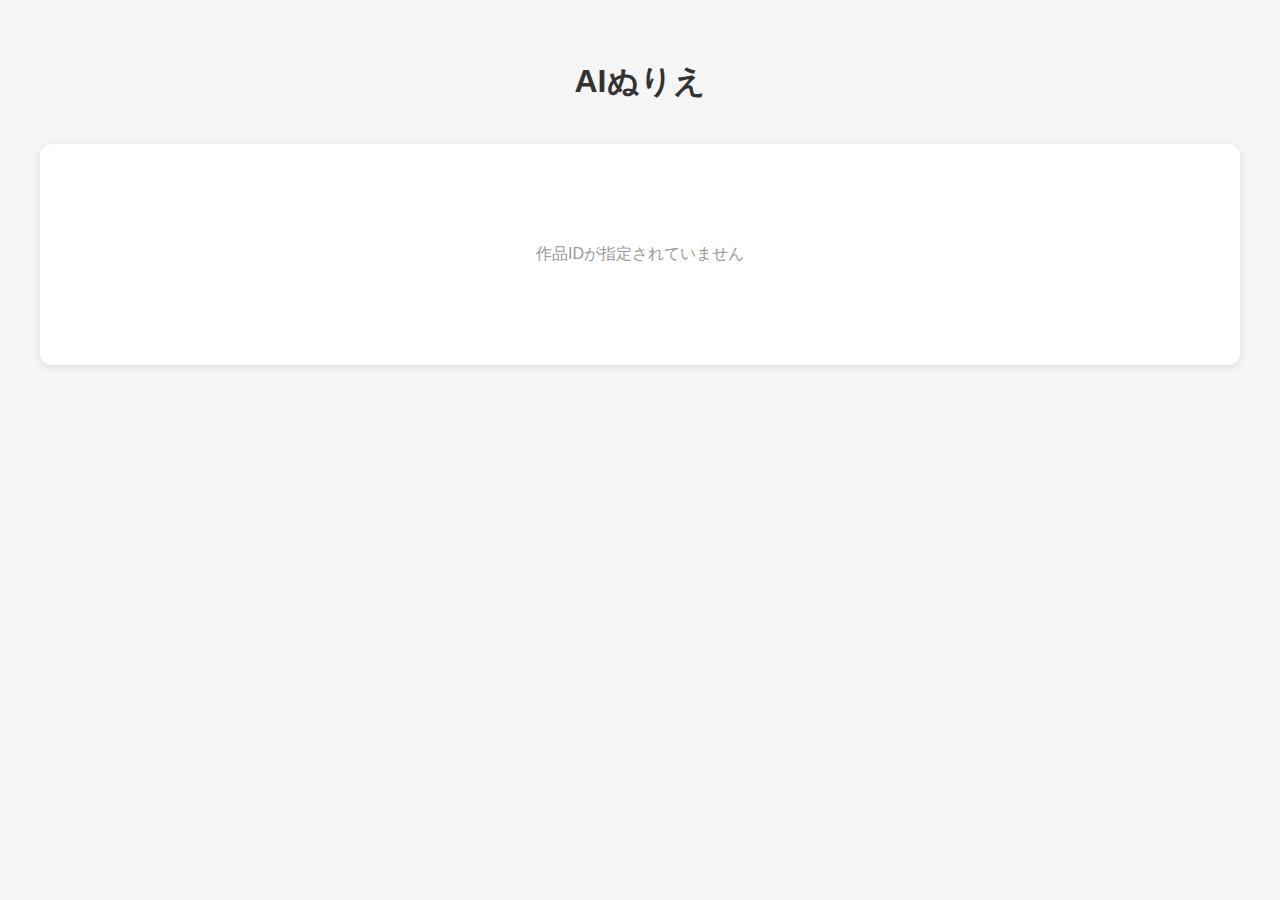
<file: nuries/cast.html>
<!DOCTYPE html>
<html lang="ja">
<head>
    <meta charset="UTF-8">
    <meta name="viewport" content="width=device-width, initial-scale=1.0">
    <title>AIぬりえ - 作品ダウンロード</title>
    <style>
        * {
            margin: 0;
            padding: 0;
            box-sizing: border-box;
        }

        body {
            font-family: -apple-system, BlinkMacSystemFont, 'Segoe UI', Roboto, 'Helvetica Neue', Arial, sans-serif;
            background: #f5f5f5;
            min-height: 100vh;
            display: flex;
            flex-direction: column;
            align-items: center;
            padding: 20px;
        }

        .logo {
            margin: 40px 0;
            font-size: 32px;
            font-weight: bold;
        }

        .logo a {
            color: #333;
            text-decoration: none;
        }

        .container {
            max-width: 1200px;
            width: 100%;
            background: white;
            border-radius: 12px;
            padding: 40px;
            box-shadow: 0 2px 8px rgba(0, 0, 0, 0.1);
        }

        .media-section {
            margin-bottom: 40px;
        }

        .media-section h2 {
            font-size: 20px;
            color: #666;
            margin-bottom: 20px;
        }

        .media-wrapper {
            position: relative;
            width: 100%;
            background: #000;
            border-radius: 8px;
            overflow: hidden;
            margin-bottom: 16px;
        }

        .media-wrapper.landscape {
            aspect-ratio: 16 / 9;
        }

        .media-wrapper.portrait {
            aspect-ratio: 9 / 16;
            max-width: 500px;
            margin-left: auto;
            margin-right: auto;
        }

        .media-wrapper img,
        .media-wrapper video {
            width: 100%;
            height: 100%;
            object-fit: contain;
        }

        .save-guide {
            background: #f0f0f0;
            color: #666;
            padding: 12px 20px;
            border-radius: 8px;
            font-size: 14px;
            line-height: 1.6;
        }

        .download-btn {
            display: inline-block;
            background: #007AFF;
            color: white;
            text-decoration: none;
            padding: 12px 32px;
            border-radius: 8px;
            font-size: 16px;
            font-weight: 500;
            border: none;
            cursor: pointer;
        }

        .download-btn:active {
            background: #0051D5;
        }

        .error {
            text-align: center;
            padding: 60px 20px;
            color: #999;
        }

        @media (max-width: 768px) {
            .logo {
                font-size: 24px;
                margin: 20px 0;
            }

            .container {
                padding: 24px;
            }

            .media-section h2 {
                font-size: 18px;
            }
        }
    </style>
</head>
<body>
    <div class="logo"><a href="https://coloring.zukan.com">AIぬりえ</a></div>

    <div class="container" id="content">
        <div class="error">読み込み中...</div>
    </div>

    <script>
        // URLからkeyパラメータを取得
        const urlParams = new URLSearchParams(window.location.search);
        const key = urlParams.get('key');

        if (!key) {
            document.getElementById('content').innerHTML = '<div class="error">作品IDが指定されていません</div>';
        } else {
            loadMedia(key);
        }

        async function loadMedia(key) {
            const baseUrl = `https://storage.googleapis.com/capture_cast_tokyo/${key}`;
            const imageUrl = `${baseUrl}/nurie.png`;
            const videoUrl = `${baseUrl}/sample_0.mp4`;

            // HTMLを先に表示して、読み込み後に向きを判定
            document.getElementById('content').innerHTML = `
                <div class="media-section">
                    <h2>ぬりえ画像</h2>
                    <div class="media-wrapper landscape" id="imageWrapper">
                        <img src="${imageUrl}" alt="ぬりえ作品" id="mainImage" onload="detectOrientation(this)" onerror="handleError()">
                    </div>
                    <div class="save-guide">画像を長押しして保存してください（iPhone:「写真に保存」/ Android:「画像をダウンロード」）</div>
                </div>

                <div class="media-section">
                    <h2>アニメーション動画</h2>
                    <div class="media-wrapper landscape" id="videoWrapper">
                        <video src="${videoUrl}" controls playsinline onloadedmetadata="detectVideoOrientation(this)"></video>
                    </div>
                    <div class="save-guide">
                        <button class="download-btn" onclick="downloadVideo('${videoUrl}', 'animation_${key}.mp4')">動画をダウンロード</button><br>
                        <small style="color: #999; margin-top: 8px; display: block;" id="videoGuide">
                        タップしてダウンロードしてください
                        </small>
                    </div>
                </div>
            `;
        }

        async function downloadVideo(videoUrl, filename) {
            const isIOS = /iPad|iPhone|iPod/.test(navigator.userAgent);

            try {
                // iOS 15+でWeb Share APIを使用
                if (isIOS && navigator.canShare) {
                    const response = await fetch(videoUrl);
                    const blob = await response.blob();
                    const file = new File([blob], filename, { type: 'video/mp4' });

                    if (navigator.canShare({ files: [file] })) {
                        await navigator.share({ files: [file] });
                        return;
                    }
                }

                // フォールバック: 通常のダウンロード
                const a = document.createElement('a');
                a.href = videoUrl;
                a.download = filename;
                a.click();

            } catch (error) {
                if (error.name === 'AbortError') {
                    // ユーザーがキャンセル
                    return;
                }
                console.error('ダウンロードエラー:', error);
                // エラー時は新しいウィンドウで開く
                window.open(videoUrl, '_blank');
            }
        }

        function detectOrientation(img) {
            const isPortrait = img.naturalHeight > img.naturalWidth;
            const wrapper = document.getElementById('imageWrapper');
            const videoWrapper = document.getElementById('videoWrapper');

            if (isPortrait) {
                wrapper.classList.remove('landscape');
                wrapper.classList.add('portrait');
                videoWrapper.classList.remove('landscape');
                videoWrapper.classList.add('portrait');
            }
        }

        function detectVideoOrientation(video) {
            const isPortrait = video.videoHeight > video.videoWidth;
            const wrapper = document.getElementById('videoWrapper');

            if (isPortrait) {
                wrapper.classList.remove('landscape');
                wrapper.classList.add('portrait');
            }
        }

        function handleError() {
            document.getElementById('content').innerHTML = '<div class="error">作品が見つかりませんでした</div>';
        }
    </script>
</body>
</html>
</file>
<file: press/article.css>
:root {
  color-scheme: light;
}
body {
  margin: 0;
  font-family: -apple-system, BlinkMacSystemFont, 'Hiragino Kaku Gothic ProN', 'Yu Gothic', 'Meiryo', sans-serif;
  line-height: 1.7;
  color: #111827;
  background: #f8fafc;
}
main {
  max-width: 860px;
  margin: 16px auto 40px;
  background: #ffffff;
  padding: 32px 40px;
  box-shadow: 0 10px 30px rgba(15, 23, 42, 0.08);
  border-radius: 16px;
}
h1 {
  font-size: 1.8rem;
  margin-top: 0;
  line-height: 1.4;
}
.meta {
  list-style: none;
  padding: 0;
  margin: 16px 0 28px;
  color: #475569;
  font-size: 0.95rem;
}
.meta li {
  margin-bottom: 6px;
}
.lead {
  font-size: 1.05rem;
  color: #1f2937;
  background: #f1f5f9;
  padding: 12px 16px;
  border-radius: 10px;
}
.article-body img {
  max-width: 100%;
  height: auto;
  display: block;
  margin: 18px auto;
  border-radius: 10px;
}
.article-body h2 {
  margin-top: 32px;
  font-size: 1.3rem;
}
a {
  color: #2563eb;
  text-decoration: none;
}
a:hover {
  text-decoration: underline;
}
footer {
  margin-top: 40px;
  font-size: 0.9rem;
  color: #64748b;
}
.site-header {
  max-width: 860px;
  margin: 24px auto 0;
  padding: 12px 24px;
  display: flex;
  align-items: center;
  justify-content: space-between;
  background: #ffffff;
  border-radius: 16px;
  box-shadow: 0 6px 18px rgba(15, 23, 42, 0.08);
  color: #64748b;
}
.site-logo {
  font-weight: 700;
  color: #0f172a;
  text-decoration: none;
}
.site-nav {
  display: flex;
  gap: 12px;
  font-size: 0.9rem;
}
.site-nav a {
  color: #2563eb;
  text-decoration: none;
}
.site-nav a:hover {
  text-decoration: underline;
}
</file>
